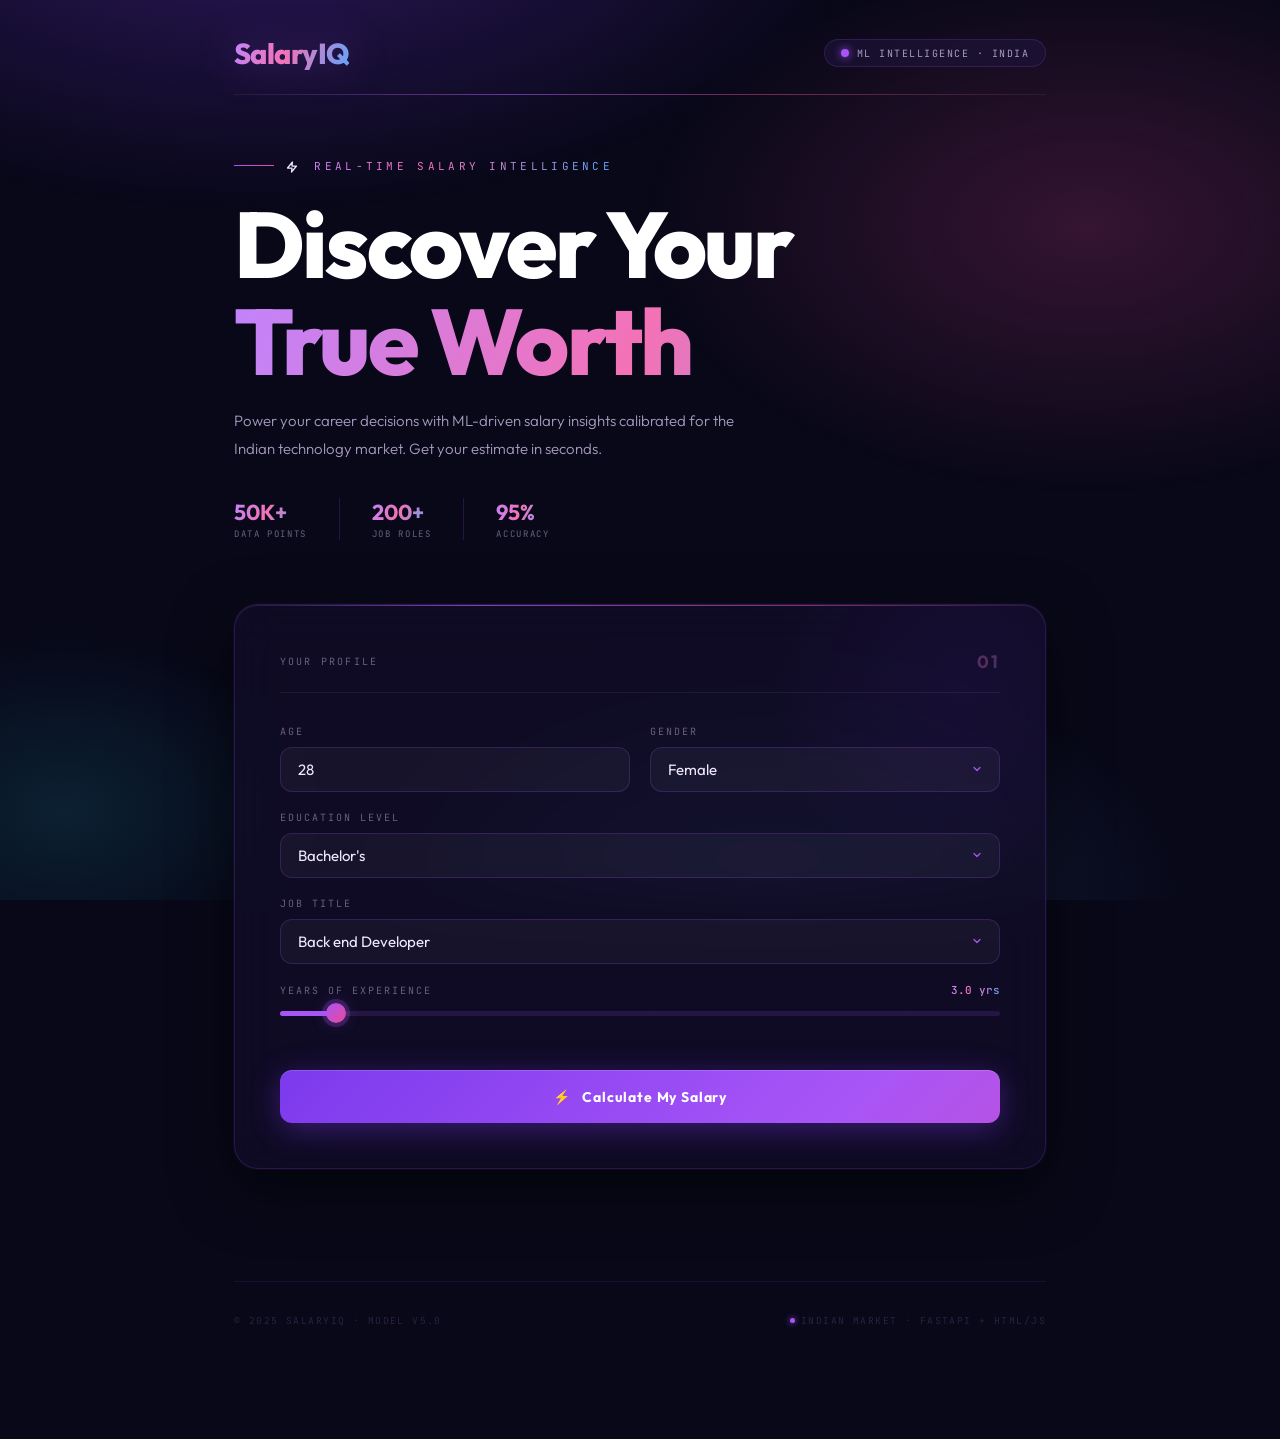
<file: index.html>
<!DOCTYPE html>
<html lang="en">
<head>
  <meta charset="UTF-8" />
  <meta name="viewport" content="width=device-width, initial-scale=1.0" />
  <title>SalaryIQ · ML Salary Intelligence</title>
  <link rel="preconnect" href="https://fonts.googleapis.com">
  <link rel="preconnect" href="https://fonts.gstatic.com" crossorigin>
  <link href="https://fonts.googleapis.com/css2?family=Outfit:wght@300;400;500;600;700;800&family=JetBrains+Mono:wght@400;500&display=swap" rel="stylesheet">
  <link rel="stylesheet" href="./style.css">
</head>
<body>
  <div class="bg-mesh"></div>
  <div class="particles" id="particles"></div>
  <div class="page">
    <nav>
      <div class="logo">SalaryIQ</div>
      <div class="badge">
        <span class="pulse-ring"></span>
        ML Intelligence · India
      </div>
    </nav>
    <div class="hero">
      <div class="eyebrow">
        <span class="eyebrow-line"></span>
        <span class="eyebrow-text">
          <svg width="12" height="12" viewBox="0 0 24 24" fill="none" stroke="currentColor" stroke-width="2.5" stroke-linecap="round" stroke-linejoin="round" style="display:inline;vertical-align:middle;margin-right:6px"><polygon points="13 2 3 14 12 14 11 22 21 10 12 10 13 2"/></svg>
          Real-time Salary Intelligence
        </span>
      </div>
      <h1>Discover Your<br><span class="grad-word">True Worth</span></h1>
      <p class="hero-sub">Power your career decisions with ML-driven salary insights calibrated for the Indian technology market. Get your estimate in seconds.</p>
      <div class="stats-row">
        <div class="stat"><span class="stat-val">50K+</span><span class="stat-label">Data Points</span></div>
        <div class="stat-divider"></div>
        <div class="stat"><span class="stat-val">200+</span><span class="stat-label">Job Roles</span></div>
        <div class="stat-divider"></div>
        <div class="stat"><span class="stat-val">95%</span><span class="stat-label">Accuracy</span></div>
      </div>
    </div>
    <div class="form-card">
      <div class="section-label"><span>Your Profile</span><span class="section-num">01</span></div>
      <div id="init-loader">
        <div class="loader-bar"><div class="loader-fill"></div></div>
        <div class="loader-text">Loading data…</div>
      </div>
      <form id="predict-form" style="display:none;">
        <div class="grid-2">
          <div class="field"><label for="age">Age</label><input type="number" id="age" name="age" min="18" max="65" value="28" required></div>
          <div class="field"><label for="gender">Gender</label><select id="gender" name="gender" required></select></div>
        </div>
        <div class="field"><label for="education">Education Level</label><select id="education" name="education" required></select></div>
        <div class="field"><label for="job-title">Job Title</label><select id="job-title" name="job_title" required></select></div>
        <div class="field">
          <div class="slider-header">
            <label for="experience">Years of Experience</label>
            <span class="slider-val" id="exp-val">3.0 yrs</span>
          </div>
          <input type="range" id="experience" name="years_of_experience" min="0" max="45" step="0.5" value="3">
        </div>
        <button type="submit" class="btn-predict" id="predict-btn">⚡ &nbsp; Calculate My Salary</button>
      </form>
    </div>
    <div class="loader" id="predict-loader">
      <div class="loader-bar"><div class="loader-fill"></div></div>
      <div class="loader-text">Crunching numbers…</div>
    </div>
    <div class="error-box" id="error-box"><p id="error-msg"></p></div>
    <div class="result-card" id="result-card">
      <div class="res-eyebrow">
        <svg width="13" height="13" viewBox="0 0 24 24" fill="none" stroke="currentColor" stroke-width="2" stroke-linecap="round" stroke-linejoin="round"><path d="M12 2v20M17 5H9.5a3.5 3.5 0 0 0 0 7h5a3.5 3.5 0 0 1 0 7H6"/></svg>
        Estimated Annual Salary
        <span class="res-eyebrow-line"></span>
      </div>
      <div class="res-annual" id="res-annual">—<span class="res-annual-unit">per year</span></div>
      <div class="res-row"><span class="res-label">Monthly Estimate</span><span class="res-val" id="res-monthly">—</span></div>
      <div class="res-row" style="border-bottom:none;">
        <span class="res-label">Salary Range</span>
        <span class="res-range"><span id="res-low">—</span><span class="range-dash">—</span><span id="res-high">—</span></span>
      </div>
      <div class="profile-grid">
        <div class="profile-cell"><div class="pcell-label">Role</div><div class="pcell-val" id="p-role">—</div></div>
        <div class="profile-cell"><div class="pcell-label">Experience</div><div class="pcell-val" id="p-exp">—</div></div>
        <div class="profile-cell"><div class="pcell-label">Education</div><div class="pcell-val" id="p-edu">—</div></div>
        <div class="profile-cell"><div class="pcell-label">Confidence</div><div class="pcell-val">± 15%</div></div>
      </div>
      <div class="conf-section">
        <div class="conf-header"><span>Model Confidence</span><span>85%</span></div>
        <div class="conf-track"><div class="conf-fill" id="conf-fill"></div></div>
      </div>
      <div class="res-note" id="res-note">Estimates based on aggregated market data · Results may vary by location and company stage</div>
    </div>
    <footer>
      <span class="foot-copy">© 2025 SalaryIQ · Model v5.0</span>
      <span class="foot-status"><span class="status-dot"></span>Indian Market · FastAPI + HTML/JS</span>
    </footer>
  </div>
  <script src="./script.js"></script>
</body>
</html>
</file>
<file: style.css>
*, *::before, *::after { box-sizing: border-box; margin: 0; padding: 0; }

:root {
  --purple:     #a855f7;
  --purple-d:   #7c3aed;
  --pink:       #ec4899;
  --blue:       #60a5fa;
  --bg:         #080818;
  --surface:    rgba(18, 12, 40, 0.75);
  --surface2:   rgba(30, 20, 60, 0.6);
  --border:     rgba(168, 85, 247, 0.18);
  --border2:    rgba(255, 255, 255, 0.06);
  --text:       #f0e8ff;
  --muted:      #a89cc0;
  --dim:        #6b5f80;
  --grad:       linear-gradient(135deg, var(--purple) 0%, var(--pink) 50%, var(--blue) 100%);
  --grad-text:  linear-gradient(110deg, #c084fc 0%, #f472b6 45%, #60a5fa 100%);
}

html { scroll-behavior: smooth; }
body { font-family: 'Outfit', sans-serif; background: var(--bg); color: var(--text); min-height: 100vh; overflow-x: hidden; }

.bg-mesh {
  position: fixed; inset: 0; z-index: 0; pointer-events: none;
  background:
    radial-gradient(ellipse 90% 70% at 20% -15%, rgba(124,58,237,0.35) 0%, transparent 55%),
    radial-gradient(ellipse 70% 60% at 85% 25%,  rgba(236,72,153,0.2)  0%, transparent 50%),
    radial-gradient(ellipse 60% 50% at 60% 100%, rgba(96,165,250,0.2)  0%, transparent 55%),
    radial-gradient(ellipse 40% 40% at 5% 90%,   rgba(34,211,238,0.12) 0%, transparent 50%);
  animation: meshPulse 15s ease-in-out infinite alternate;
}
@keyframes meshPulse { 0%,100% { opacity:1; filter:blur(0px); } 50% { opacity:.8; filter:blur(2px); } }

.particles { position: fixed; inset: 0; z-index: 0; pointer-events: none; overflow: hidden; }
.particle { position: absolute; border-radius: 50%; background: var(--grad); opacity: 0; animation: floatUp linear infinite; }
@keyframes floatUp { 0% { transform:translateY(100vh) scale(0); opacity:0; } 10% { opacity:.15; } 90% { opacity:.08; } 100% { transform:translateY(-10vh) scale(1.2); opacity:0; } }

.page { position: relative; z-index: 1; max-width: 860px; margin: 0 auto; padding: 0 1.5rem 7rem; animation: pageIn .8s cubic-bezier(.16,1,.3,1); }
@keyframes pageIn { from { opacity:0; transform:translateY(32px); } to { opacity:1; transform:translateY(0); } }

nav { display: flex; justify-content: space-between; align-items: center; padding: 2.2rem 0 1.4rem; border-bottom: 1px solid var(--border2); margin-bottom: 4rem; position: relative; }
nav::after { content:''; position:absolute; bottom:-1px; left:0; right:0; height:1px; background:linear-gradient(90deg,transparent,rgba(168,85,247,.5),rgba(236,72,153,.4),transparent); }

.logo { font-family:'Outfit',sans-serif; font-size:1.8rem; font-weight:800; letter-spacing:-.02em; background:var(--grad-text); -webkit-background-clip:text; -webkit-text-fill-color:transparent; background-clip:text; filter:drop-shadow(0 0 20px rgba(168,85,247,.3)); }

.badge { font-family:'JetBrains Mono',monospace; font-size:10px; letter-spacing:.15em; text-transform:uppercase; color:var(--muted); background:var(--surface2); padding:.4rem 1rem; border-radius:30px; border:1px solid var(--border); display:flex; align-items:center; gap:8px; position:relative; overflow:hidden; backdrop-filter:blur(10px); }
.badge::before { content:''; position:absolute; top:0; left:-100%; width:60%; height:100%; background:linear-gradient(90deg,transparent,rgba(168,85,247,.2),transparent); animation:badgeShimmer 3.5s ease-in-out infinite; }
@keyframes badgeShimmer { 0% { left:-100%; } 100% { left:200%; } }

.pulse-ring { width:8px; height:8px; border-radius:50%; background:var(--purple); box-shadow:0 0 8px var(--purple); flex-shrink:0; animation:ringPulse 2s ease-in-out infinite; }
@keyframes ringPulse { 0% { box-shadow:0 0 0 0 rgba(168,85,247,.6),0 0 8px rgba(168,85,247,.4); } 70% { box-shadow:0 0 0 8px rgba(168,85,247,0),0 0 12px rgba(168,85,247,.2); } 100% { box-shadow:0 0 0 0 rgba(168,85,247,0),0 0 8px rgba(168,85,247,.4); } }

.hero { margin-bottom: 4rem; }
.eyebrow { font-family:'JetBrains Mono',monospace; font-size:11px; letter-spacing:.3em; text-transform:uppercase; display:flex; align-items:center; gap:12px; margin-bottom:1.4rem; animation:slideInLeft .6s ease-out .2s both; }
.eyebrow-text { background:var(--grad-text); -webkit-background-clip:text; -webkit-text-fill-color:transparent; background-clip:text; }
@keyframes slideInLeft { from { opacity:0; transform:translateX(-16px); } to { opacity:1; transform:translateX(0); } }
.eyebrow-line { width:40px; height:1px; background:linear-gradient(90deg,var(--purple),var(--pink)); }

h1 { font-size:clamp(3.2rem,8.5vw,5.8rem); font-weight:800; line-height:1.05; letter-spacing:-.03em; color:#fff; margin-bottom:1.1rem; animation:slideInUp .7s cubic-bezier(.16,1,.3,1) .15s both; }
@keyframes slideInUp { from { opacity:0; transform:translateY(22px); } to { opacity:1; transform:translateY(0); } }
h1 .grad-word { background:var(--grad-text); background-size:200% auto; -webkit-background-clip:text; -webkit-text-fill-color:transparent; background-clip:text; animation:gradFlow 5s linear infinite; }
@keyframes gradFlow { 0% { background-position:0% center; } 100% { background-position:200% center; } }

.hero-sub { font-size:15px; color:var(--muted); font-weight:300; line-height:1.85; max-width:500px; animation:slideInUp .7s ease-out .3s both; }

.stats-row { display:flex; gap:2rem; margin-top:2.2rem; animation:slideInUp .6s ease-out .4s both; }
.stat { display:flex; flex-direction:column; gap:2px; }
.stat-val { font-size:1.35rem; font-weight:700; background:var(--grad-text); -webkit-background-clip:text; -webkit-text-fill-color:transparent; background-clip:text; }
.stat-label { font-family:'JetBrains Mono',monospace; font-size:9px; letter-spacing:.18em; text-transform:uppercase; color:var(--dim); }
.stat-divider { width:1px; background:var(--border); }

.form-card { background:var(--surface); backdrop-filter:blur(24px); -webkit-backdrop-filter:blur(24px); border:1px solid var(--border); border-radius:24px; padding:2.8rem; box-shadow:0 0 0 1px rgba(168,85,247,.05),0 20px 60px rgba(0,0,0,.5),inset 0 1px 0 rgba(255,255,255,.06); position:relative; overflow:hidden; }
.form-card::before { content:''; position:absolute; top:0; left:0; right:0; height:1px; background:linear-gradient(90deg,transparent,rgba(168,85,247,.7) 30%,rgba(236,72,153,.5) 70%,transparent); }
.form-card::after { content:''; position:absolute; top:-120px; right:-120px; width:400px; height:400px; border-radius:50%; background:radial-gradient(circle,rgba(124,58,237,.08) 0%,transparent 70%); animation:cardOrb 12s ease-in-out infinite; pointer-events:none; }
@keyframes cardOrb { 0%,100% { transform:translate(0,0); } 50% { transform:translate(-30px,25px); } }

.section-label { font-family:'JetBrains Mono',monospace; font-size:10px; letter-spacing:.22em; text-transform:uppercase; color:var(--dim); display:flex; justify-content:space-between; align-items:center; padding-bottom:1.2rem; margin-bottom:2rem; border-bottom:1px solid var(--border2); position:relative; z-index:1; }
.section-num { font-family:'Outfit',sans-serif; font-size:1.1rem; font-weight:700; background:var(--grad-text); -webkit-background-clip:text; -webkit-text-fill-color:transparent; background-clip:text; opacity:.3; }

.grid-2 { display:grid; grid-template-columns:1fr 1fr; gap:1.2rem; }
.field { display:flex; flex-direction:column; gap:.55rem; margin-bottom:1.2rem; position:relative; z-index:1; }
.field:last-child { margin-bottom:0; }
label { font-family:'JetBrains Mono',monospace; font-size:10px; letter-spacing:.2em; text-transform:uppercase; color:var(--dim); transition:color .2s; }
.field:focus-within label { color:var(--purple); }

input[type="number"], select { background:rgba(255,255,255,.04); border:1px solid rgba(168,85,247,.2); border-radius:12px; color:var(--text); font-family:'Outfit',sans-serif; font-size:15px; padding:.75rem 1.1rem; outline:none; width:100%; transition:border-color .3s,background .3s,box-shadow .3s; -webkit-appearance:none; appearance:none; }
select { background-image:url("data:image/svg+xml,%3Csvg xmlns='http://www.w3.org/2000/svg' width='12' height='12' viewBox='0 0 24 24' fill='none' stroke='%23a855f7' stroke-width='2.5' stroke-linecap='round' stroke-linejoin='round'%3E%3Cpolyline points='6 9 12 15 18 9'/%3E%3C/svg%3E"); background-repeat:no-repeat; background-position:right 1rem center; padding-right:2.8rem; cursor:pointer; }
select option { background:#150e30; color:var(--text); }
input[type="number"]::-webkit-inner-spin-button, input[type="number"]::-webkit-outer-spin-button { -webkit-appearance:none; }
input[type="number"]:hover, select:hover { border-color:rgba(168,85,247,.5); background:rgba(168,85,247,.06); }
input[type="number"]:focus, select:focus { border-color:var(--purple); background:rgba(168,85,247,.08); box-shadow:0 0 0 3px rgba(168,85,247,.15),0 0 30px rgba(168,85,247,.08); }

.slider-header { display:flex; justify-content:space-between; align-items:baseline; }
.slider-val { font-family:'JetBrains Mono',monospace; font-size:11px; background:var(--grad-text); -webkit-background-clip:text; -webkit-text-fill-color:transparent; background-clip:text; font-weight:500; }
input[type="range"] { -webkit-appearance:none; appearance:none; width:100%; height:5px; background:rgba(168,85,247,.15); border-radius:5px; outline:none; cursor:pointer; margin-top:.3rem; }
input[type="range"]::-webkit-slider-thumb { -webkit-appearance:none; appearance:none; width:20px; height:20px; border-radius:50%; background:linear-gradient(135deg,var(--purple),var(--pink)); box-shadow:0 0 0 4px rgba(168,85,247,.2),0 0 15px rgba(168,85,247,.35); cursor:pointer; transition:box-shadow .25s,transform .2s; }
input[type="range"]::-webkit-slider-thumb:hover { box-shadow:0 0 0 7px rgba(168,85,247,.2),0 0 25px rgba(168,85,247,.5); transform:scale(1.15); }
input[type="range"]::-moz-range-thumb { width:20px; height:20px; border-radius:50%; border:none; background:linear-gradient(135deg,var(--purple),var(--pink)); cursor:pointer; }

.btn-predict { width:100%; margin-top:2.2rem; background:linear-gradient(135deg,var(--purple-d) 0%,var(--purple) 40%,var(--pink) 100%); background-size:200% auto; color:#fff; border:none; border-radius:12px; font-family:'Outfit',sans-serif; font-size:14px; font-weight:700; letter-spacing:.06em; padding:1.1rem 2rem; cursor:pointer; position:relative; overflow:hidden; box-shadow:0 6px 30px rgba(124,58,237,.4),inset 0 1px 0 rgba(255,255,255,.15); transition:background-position .5s,transform .3s,box-shadow .3s; z-index:1; }
.btn-predict::after { content:''; position:absolute; top:0; left:-100%; width:100%; height:100%; background:linear-gradient(90deg,transparent,rgba(255,255,255,.18),transparent); transition:left .55s ease; }
.btn-predict:hover { background-position:right center; transform:translateY(-3px); box-shadow:0 14px 45px rgba(124,58,237,.55),inset 0 1px 0 rgba(255,255,255,.2); }
.btn-predict:hover::after { left:100%; }
.btn-predict:active { transform:translateY(-1px); }
.btn-predict:disabled { opacity:.55; cursor:not-allowed; transform:none; }

.loader { display:none; text-align:center; margin-top:2rem; }
.loader.show { display:block; }
.loader-bar { width:100%; height:3px; background:rgba(168,85,247,.1); border-radius:3px; overflow:hidden; margin-bottom:1rem; }
.loader-fill { height:100%; width:35%; background:linear-gradient(90deg,transparent,var(--purple),var(--pink),transparent); animation:sweep 1.6s ease-in-out infinite; }
@keyframes sweep { from { transform:translateX(-250%); } to { transform:translateX(500%); } }
.loader-text { font-family:'JetBrains Mono',monospace; font-size:10px; letter-spacing:.22em; text-transform:uppercase; color:var(--dim); animation:textPulse 1.8s ease-in-out infinite; }
@keyframes textPulse { 0%,100% { opacity:.4; } 50% { opacity:1; } }

.result-card { background:rgba(10,6,24,0.8); backdrop-filter:blur(28px); -webkit-backdrop-filter:blur(28px); border:1px solid rgba(168,85,247,.2); border-radius:24px; padding:3.5rem; margin-top:1.5rem; box-shadow:0 0 0 1px rgba(168,85,247,.05),0 32px 70px rgba(0,0,0,.55),inset 0 1px 0 rgba(255,255,255,.05); position:relative; overflow:hidden; display:none; }
.result-card.show { display:block; animation:cardReveal .8s cubic-bezier(.16,1,.3,1); }
@keyframes cardReveal { from { opacity:0; transform:translateY(32px) scale(.97); } to { opacity:1; transform:translateY(0) scale(1); } }
.result-card::before { content:''; position:absolute; top:0; left:0; right:0; height:1px; background:linear-gradient(90deg,transparent,rgba(168,85,247,.8) 25%,rgba(236,72,153,.6) 65%,transparent); animation:topGlow 3s ease-in-out infinite alternate; }
@keyframes topGlow { from { opacity:.5; } to { opacity:1; } }
.result-card::after { content:''; position:absolute; top:-100px; right:-100px; width:380px; height:380px; border-radius:50%; background:radial-gradient(circle,rgba(168,85,247,.07) 0%,transparent 70%); animation:innerOrb 10s ease-in-out infinite; pointer-events:none; }
@keyframes innerOrb { 0%,100% { transform:translate(0,0) scale(1); } 50% { transform:translate(-28px,28px) scale(1.05); } }

.res-eyebrow { font-family:'JetBrains Mono',monospace; font-size:10px; letter-spacing:.25em; text-transform:uppercase; display:flex; align-items:center; gap:10px; margin-bottom:1.3rem; position:relative; z-index:1; background:var(--grad-text); -webkit-background-clip:text; -webkit-text-fill-color:transparent; background-clip:text; }
.res-eyebrow svg { flex-shrink:0; -webkit-text-fill-color:initial; color:var(--purple); }
.res-eyebrow-line { flex:1; height:1px; background:linear-gradient(90deg,rgba(168,85,247,.4),transparent); }

.res-annual { font-size:clamp(3rem,10vw,5.8rem); font-weight:800; line-height:1; letter-spacing:-.035em; background:var(--grad-text); background-size:200% auto; -webkit-background-clip:text; -webkit-text-fill-color:transparent; background-clip:text; filter:drop-shadow(0 0 40px rgba(168,85,247,.25)); margin-bottom:2.2rem; position:relative; z-index:1; animation:numIn .9s cubic-bezier(.16,1,.3,1) .1s both, gradFlow 5s linear infinite; }
@keyframes numIn { from { opacity:0; transform:translateY(14px); filter:blur(6px); } to { opacity:1; transform:translateY(0); filter:drop-shadow(0 0 40px rgba(168,85,247,.25)); } }
.res-annual-unit { font-family:'JetBrains Mono',monospace; font-size:11px; letter-spacing:.12em; -webkit-text-fill-color:var(--dim); color:var(--dim); margin-left:12px; vertical-align:middle; filter:none; }

.res-row { display:flex; justify-content:space-between; align-items:center; padding:1.2rem 0; border-top:1px solid rgba(168,85,247,.1); position:relative; z-index:1; }
.res-label { font-family:'JetBrains Mono',monospace; font-size:10px; letter-spacing:.18em; text-transform:uppercase; color:var(--dim); }
.res-val { font-size:1.55rem; font-weight:700; background:var(--grad-text); -webkit-background-clip:text; -webkit-text-fill-color:transparent; background-clip:text; }
.res-range { font-family:'JetBrains Mono',monospace; font-size:13px; color:var(--muted); display:flex; align-items:center; gap:8px; }
.res-range span { color:#d8b4fe; font-weight:500; }
.range-dash { color:rgba(168,85,247,.3); }

.profile-grid { display:grid; grid-template-columns:repeat(4,1fr); margin-top:2rem; padding:1.5rem 1rem; background:rgba(168,85,247,.05); border-radius:16px; border:1px solid rgba(168,85,247,.12); position:relative; z-index:1; }
.profile-cell { padding:0 .8rem; border-right:1px solid rgba(168,85,247,.1); }
.profile-cell:last-child { border-right:none; }
.pcell-label { font-family:'JetBrains Mono',monospace; font-size:9px; letter-spacing:.18em; text-transform:uppercase; color:var(--dim); margin-bottom:7px; }
.pcell-val { font-size:12.5px; color:var(--text); font-weight:600; white-space:nowrap; overflow:hidden; text-overflow:ellipsis; }

.conf-section { margin-top:1.8rem; position:relative; z-index:1; }
.conf-header { font-family:'JetBrains Mono',monospace; font-size:9px; letter-spacing:.2em; text-transform:uppercase; color:var(--dim); display:flex; justify-content:space-between; margin-bottom:8px; }
.conf-header span:last-child { background:var(--grad-text); -webkit-background-clip:text; -webkit-text-fill-color:transparent; background-clip:text; }
.conf-track { background:rgba(168,85,247,.1); border-radius:4px; height:4px; overflow:hidden; }
.conf-fill { height:100%; border-radius:4px; background:linear-gradient(90deg,var(--purple-d),var(--purple),var(--pink)); width:0%; transition:width 1.3s cubic-bezier(.16,1,.3,1) .5s; box-shadow:0 0 10px rgba(168,85,247,.4); }

.res-note { font-family:'JetBrains Mono',monospace; font-size:10px; color:var(--dim); letter-spacing:.06em; line-height:1.9; text-align:center; margin-top:2rem; position:relative; z-index:1; }

.error-box { border:1px solid rgba(239,68,68,.25); border-left:3px solid #f43f5e; padding:1.4rem 1.8rem; margin-top:1.5rem; background:rgba(239,68,68,.05); border-radius:0 12px 12px 0; display:none; animation:errIn .4s ease-out; }
.error-box.show { display:block; }
@keyframes errIn { from { opacity:0; transform:translateX(-10px); } to { opacity:1; transform:translateX(0); } }
.error-box p { font-family:'Outfit',sans-serif; font-size:13px; color:#fda4af; line-height:1.7; }

footer { margin-top:7rem; padding-top:2rem; border-top:1px solid rgba(168,85,247,.1); display:flex; justify-content:space-between; align-items:center; }
.foot-copy, .foot-status { font-family:'JetBrains Mono',monospace; font-size:9.5px; letter-spacing:.15em; text-transform:uppercase; color:#2d2040; }
.foot-status { display:flex; align-items:center; gap:6px; }
.status-dot { width:5px; height:5px; border-radius:50%; background:var(--purple); box-shadow:0 0 6px var(--purple); animation:ringPulse 2.5s ease-in-out infinite; }

@media (max-width:580px) {
  .grid-2 { grid-template-columns:1fr; }
  .profile-grid { grid-template-columns:repeat(2,1fr); }
  .profile-cell:nth-child(2) { border-right:none; }
  .profile-cell:nth-child(3), .profile-cell:nth-child(4) { border-top:1px solid rgba(168,85,247,.1); padding-top:.8rem; margin-top:.5rem; }
  .profile-cell:nth-child(4) { border-right:none; }
  .stats-row { gap:1.2rem; }
  nav { flex-direction:column; gap:1rem; align-items:flex-start; }
}
</file>
